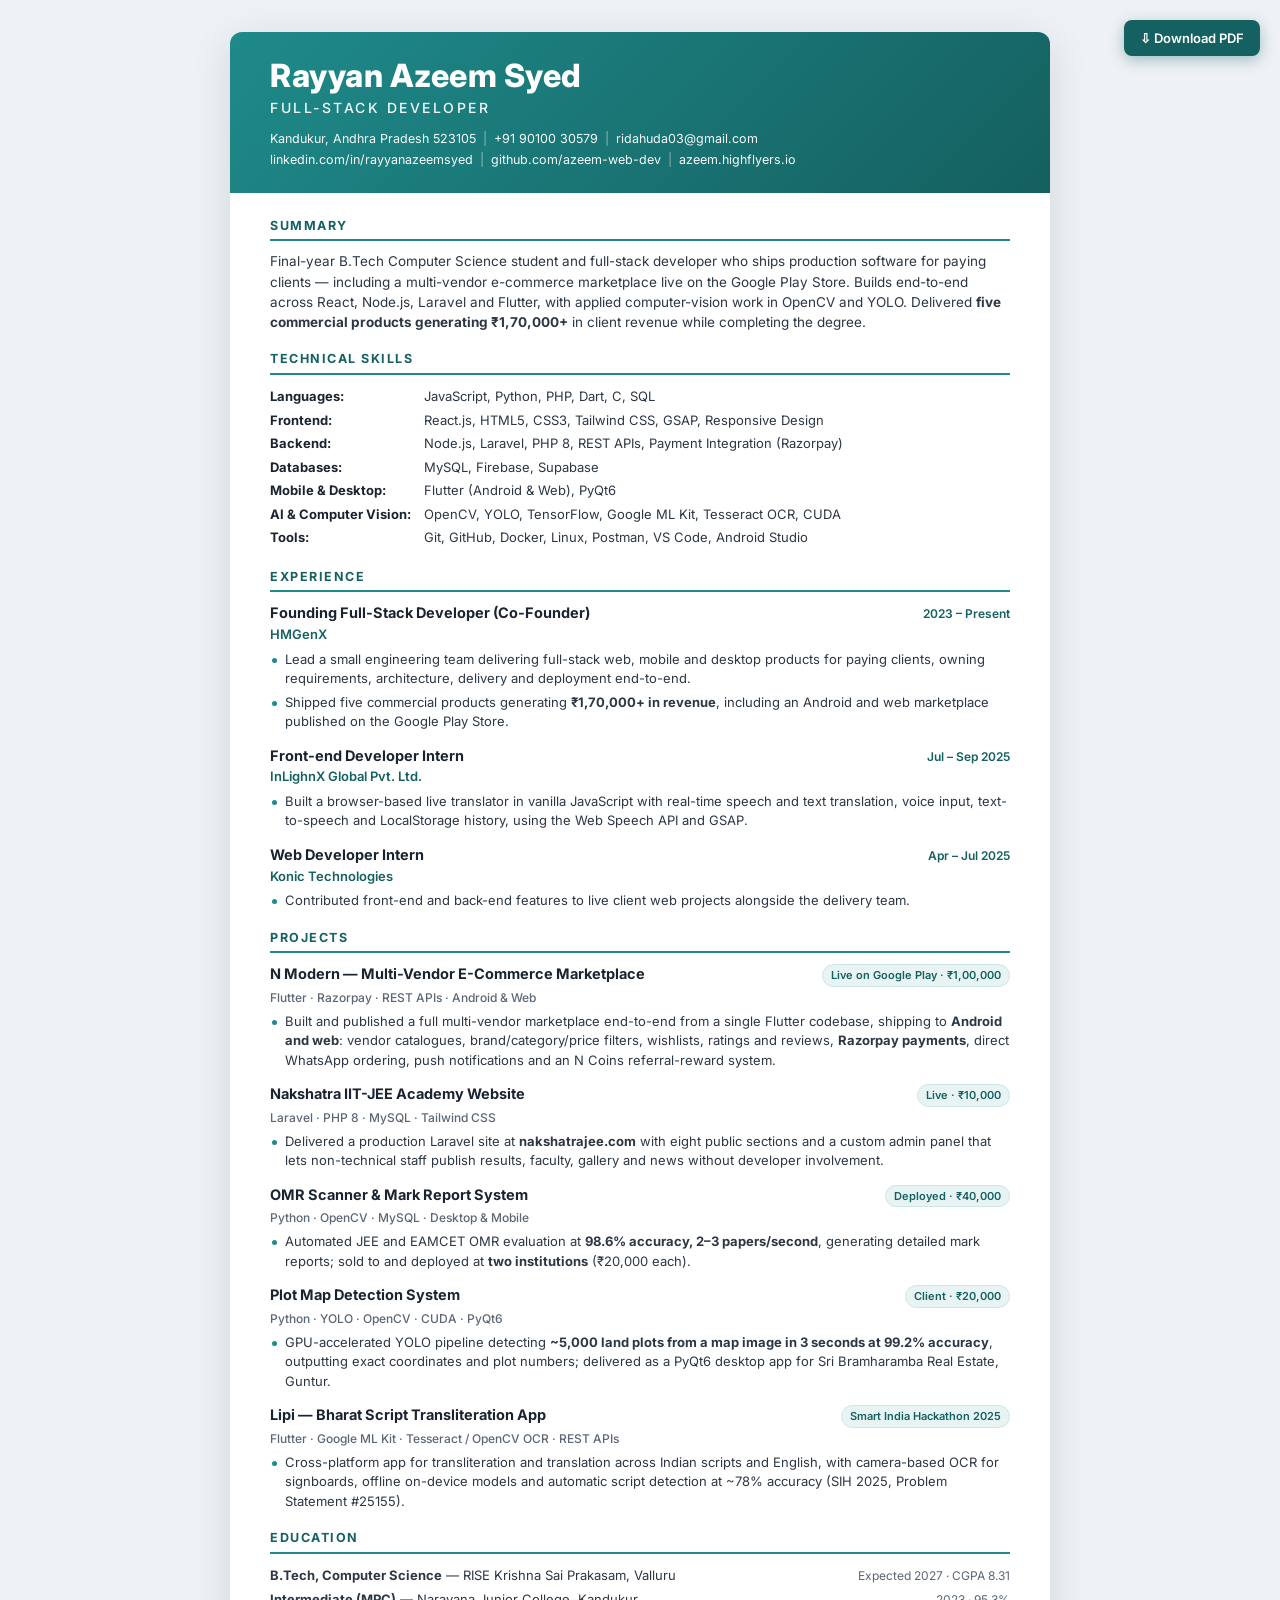
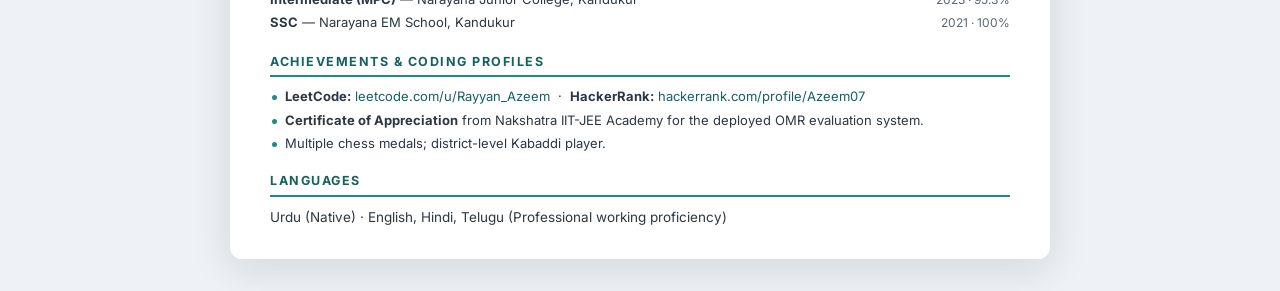
<file: resume.html>
<!DOCTYPE html>
<html lang="en">
<head>
  <meta charset="UTF-8" />
  <meta name="viewport" content="width=device-width, initial-scale=1.0" />
  <title>Rayyan Azeem Syed — Full-Stack Developer</title>
  <meta name="description" content="Resume of Rayyan Azeem Syed — final-year B.Tech CSE student and full-stack developer. React, Node.js, Laravel, Flutter and computer vision. Five shipped commercial products, one live on the Google Play Store." />
  <link rel="canonical" href="https://azeem.highflyers.io/resume.html" />
  <link rel="preconnect" href="https://fonts.googleapis.com" />
  <link rel="preconnect" href="https://fonts.gstatic.com" crossorigin />
  <link href="https://fonts.googleapis.com/css2?family=Inter:wght@400;500;600;700;800&display=swap" rel="stylesheet" />
  <link rel="stylesheet" href="resume-style.css" />
</head>
<body>
  <!-- Floating download button (hidden when printing) -->
  <button class="download-btn no-print" onclick="window.print()" title="Save as PDF">
    &#8681; Download PDF
  </button>

  <main class="resume" id="resume">

    <!-- ============ HEADER ============ -->
    <header class="header">
      <h1 class="name">Rayyan Azeem Syed</h1>
      <p class="title">Full-Stack Developer</p>
      <p class="contact">
        Kandukur, Andhra Pradesh 523105
        <span class="sep">|</span> <a href="tel:+919010030579">+91 90100 30579</a>
        <span class="sep">|</span> <a href="mailto:ridahuda03@gmail.com">ridahuda03@gmail.com</a>
      </p>
      <p class="contact">
        <a href="https://www.linkedin.com/in/rayyanazeemsyed" target="_blank" rel="noopener">linkedin.com/in/rayyanazeemsyed</a>
        <span class="sep">|</span> <a href="https://github.com/azeem-web-dev" target="_blank" rel="noopener">github.com/azeem-web-dev</a>
        <span class="sep">|</span> <a href="https://azeem.highflyers.io" target="_blank" rel="noopener">azeem.highflyers.io</a>
      </p>
    </header>

    <div class="body">

      <!-- ============ SUMMARY ============ -->
      <section class="section">
        <h2 class="section-title">Summary</h2>
        <p class="summary">
          Final-year B.Tech Computer Science student and full-stack developer who ships production
          software for paying clients — including a multi-vendor e-commerce marketplace live on the
          Google Play Store. Builds end-to-end across React, Node.js, Laravel and Flutter, with applied
          computer-vision work in OpenCV and YOLO. Delivered <strong>five commercial products
          generating &#8377;1,70,000+</strong> in client revenue while completing the degree.
        </p>
      </section>

      <!-- ============ TECHNICAL SKILLS ============ -->
      <section class="section">
        <h2 class="section-title">Technical Skills</h2>
        <ul class="skills">
          <li><span class="skill-label">Languages:</span> JavaScript, Python, PHP, Dart, C, SQL</li>
          <li><span class="skill-label">Frontend:</span> React.js, HTML5, CSS3, Tailwind CSS, GSAP, Responsive Design</li>
          <li><span class="skill-label">Backend:</span> Node.js, Laravel, PHP 8, REST APIs, Payment Integration (Razorpay)</li>
          <li><span class="skill-label">Databases:</span> MySQL, Firebase, Supabase</li>
          <li><span class="skill-label">Mobile &amp; Desktop:</span> Flutter (Android &amp; Web), PyQt6</li>
          <li><span class="skill-label">AI &amp; Computer Vision:</span> OpenCV, YOLO, TensorFlow, Google ML Kit, Tesseract OCR, CUDA</li>
          <li><span class="skill-label">Tools:</span> Git, GitHub, Docker, Linux, Postman, VS Code, Android Studio</li>
        </ul>
      </section>

      <!-- ============ EXPERIENCE ============ -->
      <section class="section">
        <h2 class="section-title">Experience</h2>

        <article class="entry">
          <div class="entry-head">
            <h3 class="entry-role">Founding Full-Stack Developer (Co-Founder)</h3>
            <span class="entry-date">2023 &ndash; Present</span>
          </div>
          <p class="entry-org">HMGenX</p>
          <ul class="bullets">
            <li>Lead a small engineering team delivering full-stack web, mobile and desktop products for paying clients, owning requirements, architecture, delivery and deployment end-to-end.</li>
            <li>Shipped five commercial products generating <strong>&#8377;1,70,000+ in revenue</strong>, including an Android and web marketplace published on the Google Play Store.</li>
          </ul>
        </article>

        <article class="entry">
          <div class="entry-head">
            <h3 class="entry-role">Front-end Developer Intern</h3>
            <span class="entry-date">Jul &ndash; Sep 2025</span>
          </div>
          <p class="entry-org">InLighnX Global Pvt. Ltd.</p>
          <ul class="bullets">
            <li>Built a browser-based live translator in vanilla JavaScript with real-time speech and text translation, voice input, text-to-speech and LocalStorage history, using the Web Speech API and GSAP.</li>
          </ul>
        </article>

        <article class="entry">
          <div class="entry-head">
            <h3 class="entry-role">Web Developer Intern</h3>
            <span class="entry-date">Apr &ndash; Jul 2025</span>
          </div>
          <p class="entry-org">Konic Technologies</p>
          <ul class="bullets">
            <li>Contributed front-end and back-end features to live client web projects alongside the delivery team.</li>
          </ul>
        </article>
      </section>

      <!-- ============ PROJECTS ============ -->
      <section class="section">
        <h2 class="section-title">Projects</h2>

        <article class="entry">
          <div class="entry-head">
            <h3 class="entry-role">N Modern &mdash; Multi-Vendor E-Commerce Marketplace</h3>
            <span class="badge">Live on Google Play &middot; &#8377;1,00,000</span>
          </div>
          <p class="entry-stack">Flutter &middot; Razorpay &middot; REST APIs &middot; Android &amp; Web</p>
          <ul class="bullets">
            <li>Built and published a full multi-vendor marketplace end-to-end from a single Flutter codebase, shipping to <strong>Android and web</strong>: vendor catalogues, brand/category/price filters, wishlists, ratings and reviews, <strong>Razorpay payments</strong>, direct WhatsApp ordering, push notifications and an N Coins referral-reward system.</li>
          </ul>
        </article>

        <article class="entry">
          <div class="entry-head">
            <h3 class="entry-role">Nakshatra IIT-JEE Academy Website</h3>
            <span class="badge">Live &middot; &#8377;10,000</span>
          </div>
          <p class="entry-stack">Laravel &middot; PHP 8 &middot; MySQL &middot; Tailwind CSS</p>
          <ul class="bullets">
            <li>Delivered a production Laravel site at <strong>nakshatrajee.com</strong> with eight public sections and a custom admin panel that lets non-technical staff publish results, faculty, gallery and news without developer involvement.</li>
          </ul>
        </article>

        <article class="entry">
          <div class="entry-head">
            <h3 class="entry-role">OMR Scanner &amp; Mark Report System</h3>
            <span class="badge">Deployed &middot; &#8377;40,000</span>
          </div>
          <p class="entry-stack">Python &middot; OpenCV &middot; MySQL &middot; Desktop &amp; Mobile</p>
          <ul class="bullets">
            <li>Automated JEE and EAMCET OMR evaluation at <strong>98.6% accuracy, 2&ndash;3 papers/second</strong>, generating detailed mark reports; sold to and deployed at <strong>two institutions</strong> (&#8377;20,000 each).</li>
          </ul>
        </article>

        <article class="entry">
          <div class="entry-head">
            <h3 class="entry-role">Plot Map Detection System</h3>
            <span class="badge">Client &middot; &#8377;20,000</span>
          </div>
          <p class="entry-stack">Python &middot; YOLO &middot; OpenCV &middot; CUDA &middot; PyQt6</p>
          <ul class="bullets">
            <li>GPU-accelerated YOLO pipeline detecting <strong>~5,000 land plots from a map image in 3 seconds at 99.2% accuracy</strong>, outputting exact coordinates and plot numbers; delivered as a PyQt6 desktop app for Sri Bramharamba Real Estate, Guntur.</li>
          </ul>
        </article>

        <article class="entry">
          <div class="entry-head">
            <h3 class="entry-role">Lipi &mdash; Bharat Script Transliteration App</h3>
            <span class="badge">Smart India Hackathon 2025</span>
          </div>
          <p class="entry-stack">Flutter &middot; Google ML Kit &middot; Tesseract / OpenCV OCR &middot; REST APIs</p>
          <ul class="bullets">
            <li>Cross-platform app for transliteration and translation across Indian scripts and English, with camera-based OCR for signboards, offline on-device models and automatic script detection at ~78% accuracy (SIH 2025, Problem Statement #25155).</li>
          </ul>
        </article>
      </section>

      <!-- ============ EDUCATION ============ -->
      <section class="section">
        <h2 class="section-title">Education</h2>
        <ul class="edu-list">
          <li>
            <span class="edu-main"><strong>B.Tech, Computer Science</strong> &mdash; RISE Krishna Sai Prakasam, Valluru</span>
            <span class="edu-meta">Expected 2027 &middot; CGPA 8.31</span>
          </li>
          <li>
            <span class="edu-main"><strong>Intermediate (MPC)</strong> &mdash; Narayana Junior College, Kandukur</span>
            <span class="edu-meta">2023 &middot; 95.3%</span>
          </li>
          <li>
            <span class="edu-main"><strong>SSC</strong> &mdash; Narayana EM School, Kandukur</span>
            <span class="edu-meta">2021 &middot; 100%</span>
          </li>
        </ul>
      </section>

      <!-- ============ ACHIEVEMENTS & PROFILES ============ -->
      <section class="section">
        <h2 class="section-title">Achievements &amp; Coding Profiles</h2>
        <ul class="bullets">
          <li><strong>LeetCode:</strong> <a href="https://leetcode.com/u/Rayyan_Azeem/" target="_blank" rel="noopener">leetcode.com/u/Rayyan_Azeem</a> &nbsp;&middot;&nbsp; <strong>HackerRank:</strong> <a href="https://www.hackerrank.com/profile/Azeem07" target="_blank" rel="noopener">hackerrank.com/profile/Azeem07</a></li>
          <li><strong>Certificate of Appreciation</strong> from Nakshatra IIT-JEE Academy for the deployed OMR evaluation system.</li>
          <li>Multiple chess medals; district-level Kabaddi player.</li>
        </ul>
      </section>

      <!-- ============ LANGUAGES ============ -->
      <section class="section">
        <h2 class="section-title">Languages</h2>
        <p class="summary">Urdu (Native) &middot; English, Hindi, Telugu (Professional working proficiency)</p>
      </section>

    </div>
  </main>
</body>
</html>
</file>
<file: resume-style.css>
/* ===========================================================
   Rayyan Azeem Syed — Resume stylesheet
   Single-column, ATS-safe. Screen-friendly + print/PDF (A4, one page).

   Why single column: large employers parse resumes automatically, and
   two-column PDFs are routinely read out of order — sidebar content
   (skills, education) gets dropped or interleaved into the main text.
   One linear column with real headings parses correctly everywhere.
   =========================================================== */

:root {
  --accent: #1f8a8a;          /* teal, echoing the certificate */
  --accent-dark: #156060;
  --ink: #1a2430;
  --body: #2c3744;
  --muted: #5b6775;
  --line: #e3e8ee;
  --bg: #eef1f5;
  --card: #ffffff;
  --tag-bg: #e8f4f4;
}

* { box-sizing: border-box; margin: 0; padding: 0; }

html { -webkit-text-size-adjust: 100%; }

body {
  font-family: "Inter", -apple-system, BlinkMacSystemFont, "Segoe UI", Roboto, sans-serif;
  background: var(--bg);
  color: var(--ink);
  line-height: 1.5;
  padding: 32px 16px;
  font-size: 14px;
}

a { color: var(--accent-dark); text-decoration: none; }
a:hover { text-decoration: underline; }

/* ---------- Page container ---------- */
.resume {
  max-width: 820px;
  margin: 0 auto;
  background: var(--card);
  border-radius: 12px;
  box-shadow: 0 10px 40px rgba(20, 40, 60, 0.12);
  overflow: hidden;
}

/* ---------- Header ---------- */
.header {
  background: linear-gradient(135deg, var(--accent) 0%, var(--accent-dark) 100%);
  color: #fff;
  padding: 26px 40px 22px;
}
.name {
  font-size: 32px;
  font-weight: 800;
  letter-spacing: 0.5px;
  line-height: 1.1;
}
.title {
  font-size: 14px;
  font-weight: 500;
  margin: 4px 0 10px;
  opacity: 0.95;
  letter-spacing: 2.5px;
  text-transform: uppercase;
}
.contact {
  font-size: 12.5px;
  line-height: 1.7;
  opacity: 0.97;
}
.contact a { color: #fff; }
.contact .sep { opacity: 0.5; margin: 0 3px; }

/* ---------- Body ---------- */
.body { padding: 24px 40px 32px; }

.section { margin-bottom: 18px; }
.section:last-child { margin-bottom: 0; }
.section-title {
  font-size: 12.5px;
  font-weight: 700;
  text-transform: uppercase;
  letter-spacing: 1.5px;
  color: var(--accent-dark);
  padding-bottom: 4px;
  margin-bottom: 10px;
  border-bottom: 2px solid var(--accent);
}

.summary { font-size: 13.5px; color: var(--body); }

/* ---------- Skills ---------- */
.skills { list-style: none; }
.skills li {
  font-size: 13px;
  color: var(--body);
  padding: 2px 0;
}
.skill-label {
  font-weight: 700;
  color: var(--ink);
  display: inline-block;
  min-width: 150px;
}

/* ---------- Entries (experience + projects share one shape) ---------- */
.entry { margin-bottom: 13px; }
.entry:last-child { margin-bottom: 0; }
.entry-head {
  display: flex;
  flex-wrap: wrap;
  align-items: baseline;
  justify-content: space-between;
  gap: 8px;
}
.entry-role { font-size: 14.5px; font-weight: 700; color: var(--ink); }
.entry-date {
  font-size: 12px;
  font-weight: 600;
  color: var(--accent-dark);
  white-space: nowrap;
}
.entry-org {
  font-size: 13px;
  font-weight: 600;
  color: var(--accent-dark);
  margin: 1px 0 5px;
}
.entry-stack {
  font-size: 12px;
  color: var(--muted);
  font-weight: 500;
  margin: 2px 0 5px;
}
.badge {
  font-size: 11px;
  font-weight: 600;
  color: var(--accent-dark);
  background: var(--tag-bg);
  border: 1px solid #cfe6e6;
  padding: 2px 8px;
  border-radius: 20px;
  white-space: nowrap;
}

/* ---------- Bullets ---------- */
.bullets { list-style: none; }
.bullets li {
  position: relative;
  padding-left: 15px;
  margin-bottom: 4px;
  font-size: 13px;
  color: var(--body);
}
.bullets li:last-child { margin-bottom: 0; }
.bullets li::before {
  content: "";
  position: absolute;
  left: 2px;
  top: 8px;
  width: 5px;
  height: 5px;
  border-radius: 50%;
  background: var(--accent);
}

/* ---------- Education ---------- */
.edu-list { list-style: none; }
.edu-list li {
  display: flex;
  flex-wrap: wrap;
  align-items: baseline;
  justify-content: space-between;
  gap: 8px;
  font-size: 13px;
  color: var(--body);
  padding: 2px 0;
}
.edu-meta { font-size: 12px; color: var(--muted); white-space: nowrap; }

/* ---------- Download button ---------- */
.download-btn {
  position: fixed;
  top: 20px;
  right: 20px;
  z-index: 50;
  background: var(--accent-dark);
  color: #fff;
  border: none;
  font-family: inherit;
  font-size: 13px;
  font-weight: 600;
  padding: 10px 16px;
  border-radius: 8px;
  cursor: pointer;
  box-shadow: 0 4px 14px rgba(21, 96, 96, 0.35);
  transition: transform 0.15s ease, background 0.15s ease;
}
.download-btn:hover { background: var(--accent); transform: translateY(-1px); }

/* ---------- Responsive (mobile) ---------- */
@media (max-width: 700px) {
  .header { padding: 22px 22px 18px; }
  .body { padding: 20px 22px 26px; }
  .name { font-size: 26px; }
  .skill-label { min-width: 0; display: inline; }
  .entry-head { gap: 2px; }
}

/* ===========================================================
   PRINT / PDF  (A4, single page, ink-friendly)
   =========================================================== */
@media print {
  @page { size: A4; margin: 0; }

  body {
    background: #fff;
    padding: 0;
    font-size: 10px;
    line-height: 1.32; /* screen uses 1.5 — the single biggest space saver here */
  }
  .no-print { display: none !important; }

  .resume {
    max-width: 100%;
    box-shadow: none;
    border-radius: 0;
  }

  /* Force background colors to print */
  .header, .badge {
    -webkit-print-color-adjust: exact;
    print-color-adjust: exact;
  }

  /* letter-spacing makes Chrome emit gapped glyph runs, which pdftotext (and
     therefore every ATS) reads as "F U L L- S TA C K" / "E D U CAT I O N".
     Kill the tracking in print so the headings and the job title extract as
     real searchable words. Screen keeps its tracking. */
  .title, .section-title { letter-spacing: 0; }

  .header { padding: 15px 34px 12px; }
  .name { font-size: 24px; }
  .title { font-size: 11.5px; font-weight: 600; margin: 2px 0 7px; }
  .contact { font-size: 9.5px; line-height: 1.55; }

  .body { padding: 13px 34px 16px; }

  .section { margin-bottom: 8px; }
  .section-title { font-size: 10.5px; margin-bottom: 5px; padding-bottom: 3px; }

  .summary, .bullets li, .skills li, .edu-list li { font-size: 9.6px; }
  .entry-role { font-size: 11.5px; }
  .entry-org, .entry-stack, .entry-date, .edu-meta { font-size: 9px; }
  .badge { font-size: 8.8px; padding: 1px 6px; }
  .skill-label { min-width: 128px; }

  .entry { margin-bottom: 6px; }
  .bullets li { margin-bottom: 2px; padding-left: 13px; }
  .bullets li::before { top: 6px; width: 4px; height: 4px; }
  .skills li, .edu-list li { padding: 1px 0; }

  /* Keep the guard on small blocks only, so individual entries are never
     split mid-item. Never on a wrapper that holds the whole body. */
  .entry, .section-title { page-break-inside: avoid; }
  .section-title { page-break-after: avoid; }
}
</file>
